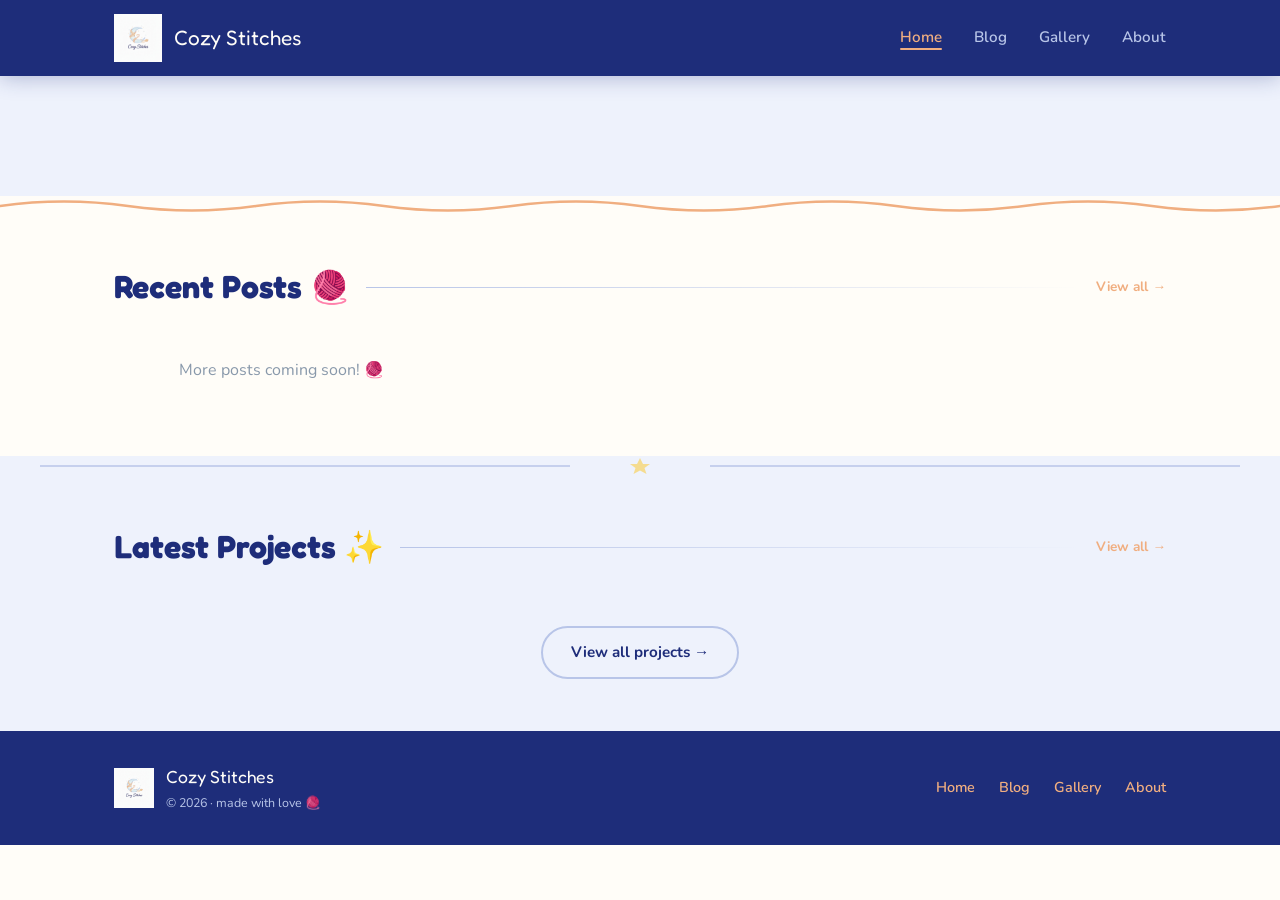
<file: index.html>
<!DOCTYPE html>
<html lang="en">
<head>
  <meta charset="UTF-8"/>
  <meta name="viewport" content="width=device-width, initial-scale=1.0"/>
  <link rel="preconnect" href="https://fonts.googleapis.com"/>
  <link href="https://fonts.googleapis.com/css2?family=Fredoka+One&family=Nunito:wght@400;600;700;800&display=swap" rel="stylesheet"/>
  <link rel="stylesheet" href="css/style.css"/>
  <title>Cozy Stitches — Home</title>
</head>
<body>
  <header>
    <nav class="navbar">
      <div class="container">
        <a href="index.html" class="nav-logo">
          <img src="[data-uri]" alt="Cozy Stitches logo"/>
          <span class="nav-logo-text">Cozy Stitches</span>
        </a>
        <ul class="nav-links"><li><a href="index.html" class="active">Home</a></li><li><a href="blog.html">Blog</a></li><li><a href="gallery.html">Gallery</a></li><li><a href="about.html">About</a></li></ul>
        <button class="hamburger" aria-label="Open menu" aria-expanded="false">
          <span></span><span></span><span></span>
        </button>
      </div>
    </nav>
    <nav class="mobile-menu"><a href="index.html" class="active">Home</a><a href="blog.html">Blog</a><a href="gallery.html">Gallery</a><a href="about.html">About</a></nav>
  </header>
  <main>
    <!-- Hero: automatically filled from POSTS[0] in content.js -->
    <section class="home-hero" id="home-hero"></section>

    <div class="wavy-divider">
      <svg width="100%" height="20" viewBox="0 0 1200 20" preserveAspectRatio="none" xmlns="http://www.w3.org/2000/svg">
        <path d="M0,10 Q60,1 120,10 Q180,19 240,10 Q300,1 360,10 Q420,19 480,10 Q540,1 600,10 Q660,19 720,10 Q780,1 840,10 Q900,19 960,10 Q1020,1 1080,10 Q1140,19 1200,10" fill="none" stroke="#F0AE80" stroke-width="2.5" stroke-linecap="round"/>
      </svg>
    </div>

    <section class="section">
      <div class="container">
        <div class="section-header">
          <h2>Recent Posts 🧶</h2>
          <div class="line"></div>
          <a href="blog.html" class="view-all">View all →</a>
        </div>
        <!-- Posts grid: automatically filled from POSTS in content.js -->
        <div class="posts-grid" id="recent-posts"></div>
      </div>
    </section>

    <div class="wavy-divider alt">
      <svg width="100%" height="20" viewBox="0 0 1200 20" preserveAspectRatio="xMidYMid meet" xmlns="http://www.w3.org/2000/svg">
        <line x1="0" y1="10" x2="530" y2="10" stroke="#B8C5E8" stroke-width="1.5"/>
        <path d="M600,2 L603,8 L610,8 L604.5,12 L606.5,18 L600,14.5 L593.5,18 L595.5,12 L590,8 L597,8Z" fill="#F5DC90"/>
        <line x1="670" y1="10" x2="1200" y2="10" stroke="#B8C5E8" stroke-width="1.5"/>
      </svg>
    </div>

    <section class="section alt">
      <div class="container">
        <div class="section-header">
          <h2>Latest Projects ✨</h2>
          <div class="line"></div>
          <a href="gallery.html" class="view-all">View all →</a>
        </div>
        <!-- Gallery preview: automatically filled from PROJECTS in content.js -->
        <div class="gallery-preview" id="gallery-preview"></div>
        <div style="text-align:center;margin-top:28px;">
          <a href="gallery.html" class="btn btn-outline">View all projects →</a>
        </div>
      </div>
    </section>
  </main>

  <footer class="footer">
    <div class="container">
      <div class="footer-logo">
        <img src="[data-uri]" alt="logo"/>
        <div>
          <div class="footer-logo-text">Cozy Stitches</div>
          <div class="footer-copy">© 2026 · made with love 🧶</div>
        </div>
      </div>
      <ul class="footer-links">
        <li><a href="index.html">Home</a></li>
        <li><a href="blog.html">Blog</a></li>
        <li><a href="gallery.html">Gallery</a></li>
        <li><a href="about.html">About</a></li>
      </ul>
    </div>
  </footer>
  <script src="js/content.js"></script>
  <script src="js/app.js"></script>
</body>
</html>
</file>
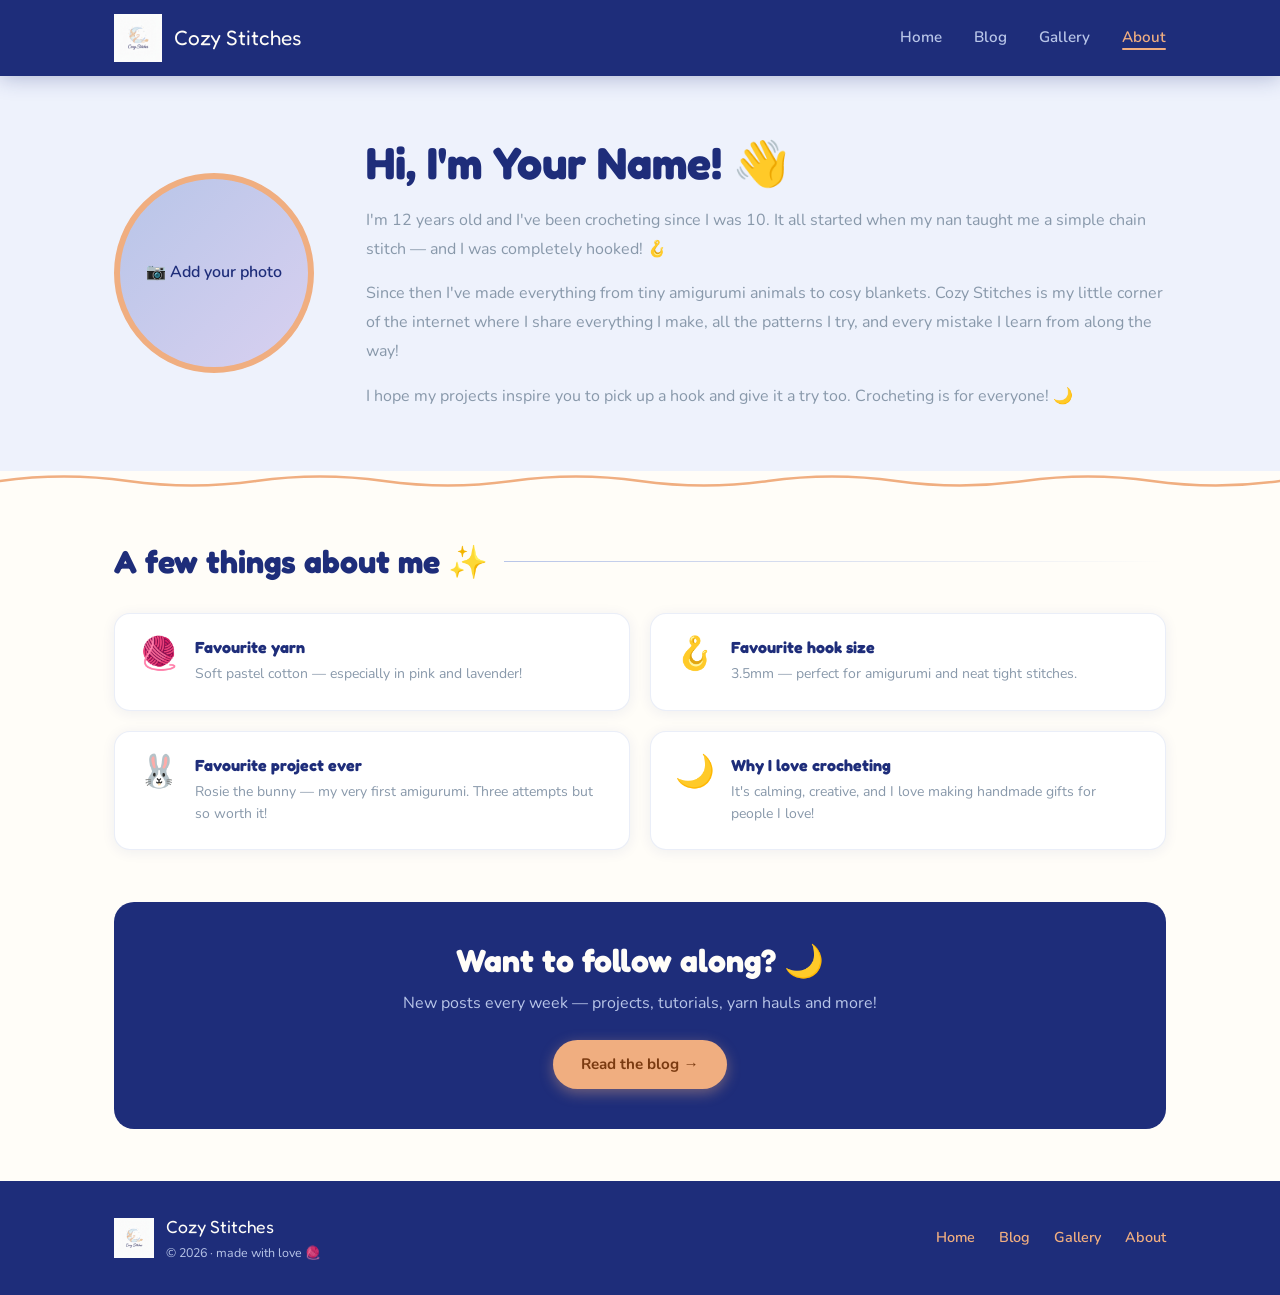
<file: about.html>
<!DOCTYPE html>
<html lang="en">
<head>
  <meta charset="UTF-8"/>
  <meta name="viewport" content="width=device-width, initial-scale=1.0"/>
  <link rel="preconnect" href="https://fonts.googleapis.com"/>
  <link href="https://fonts.googleapis.com/css2?family=Fredoka+One&family=Nunito:wght@400;600;700;800&display=swap" rel="stylesheet"/>
  <link rel="stylesheet" href="css/style.css"/>
  <title>Cozy Stitches — About</title>
</head>
<body>
  <header>
    <nav class="navbar">
      <div class="container">
        <a href="index.html" class="nav-logo">
          <img src="[data-uri]" alt="Cozy Stitches logo"/>
          <span class="nav-logo-text">Cozy Stitches</span>
        </a>
        <ul class="nav-links"><li><a href="index.html">Home</a></li><li><a href="blog.html">Blog</a></li><li><a href="gallery.html">Gallery</a></li><li><a href="about.html" class="active">About</a></li></ul>
        <button class="hamburger" aria-label="Open menu" aria-expanded="false">
          <span></span><span></span><span></span>
        </button>
      </div>
    </nav>
    <nav class="mobile-menu"><a href="index.html">Home</a><a href="blog.html">Blog</a><a href="gallery.html">Gallery</a><a href="about.html" class="active">About</a></nav>
  </header>
  <main>
    <!-- About hero: automatically filled from ABOUT in content.js -->
    <section class="about-hero" id="about-hero">
      <div class="container">
        <div class="about-photo" id="about-photo"></div>
        <div class="about-content">
          <h1 id="about-name"></h1>
          <div id="about-bio"></div>
        </div>
      </div>
    </section>

    <div class="wavy-divider">
      <svg width="100%" height="20" viewBox="0 0 1200 20" preserveAspectRatio="none" xmlns="http://www.w3.org/2000/svg">
        <path d="M0,10 Q60,1 120,10 Q180,19 240,10 Q300,1 360,10 Q420,19 480,10 Q540,1 600,10 Q660,19 720,10 Q780,1 840,10 Q900,19 960,10 Q1020,1 1080,10 Q1140,19 1200,10" fill="none" stroke="#F0AE80" stroke-width="2.5" stroke-linecap="round"/>
      </svg>
    </div>

    <section class="section">
      <div class="container">
        <div class="section-header">
          <h2>A few things about me ✨</h2>
          <div class="line"></div>
        </div>
        <!-- Facts grid: automatically filled from ABOUT.facts in content.js -->
        <div class="facts-grid" id="about-facts"></div>

        <div class="about-cta">
          <h2>Want to follow along? 🌙</h2>
          <p>New posts every week — projects, tutorials, yarn hauls and more!</p>
          <a href="blog.html" class="btn btn-primary">Read the blog →</a>
        </div>
      </div>
    </section>
  </main>

  <footer class="footer">
    <div class="container">
      <div class="footer-logo">
        <img src="[data-uri]" alt="logo"/>
        <div>
          <div class="footer-logo-text">Cozy Stitches</div>
          <div class="footer-copy">© 2026 · made with love 🧶</div>
        </div>
      </div>
      <ul class="footer-links">
        <li><a href="index.html">Home</a></li>
        <li><a href="blog.html">Blog</a></li>
        <li><a href="gallery.html">Gallery</a></li>
        <li><a href="about.html">About</a></li>
      </ul>
    </div>
  </footer>
  <script src="js/content.js"></script>
  <script src="js/app.js"></script>
</body>
</html>
</file>
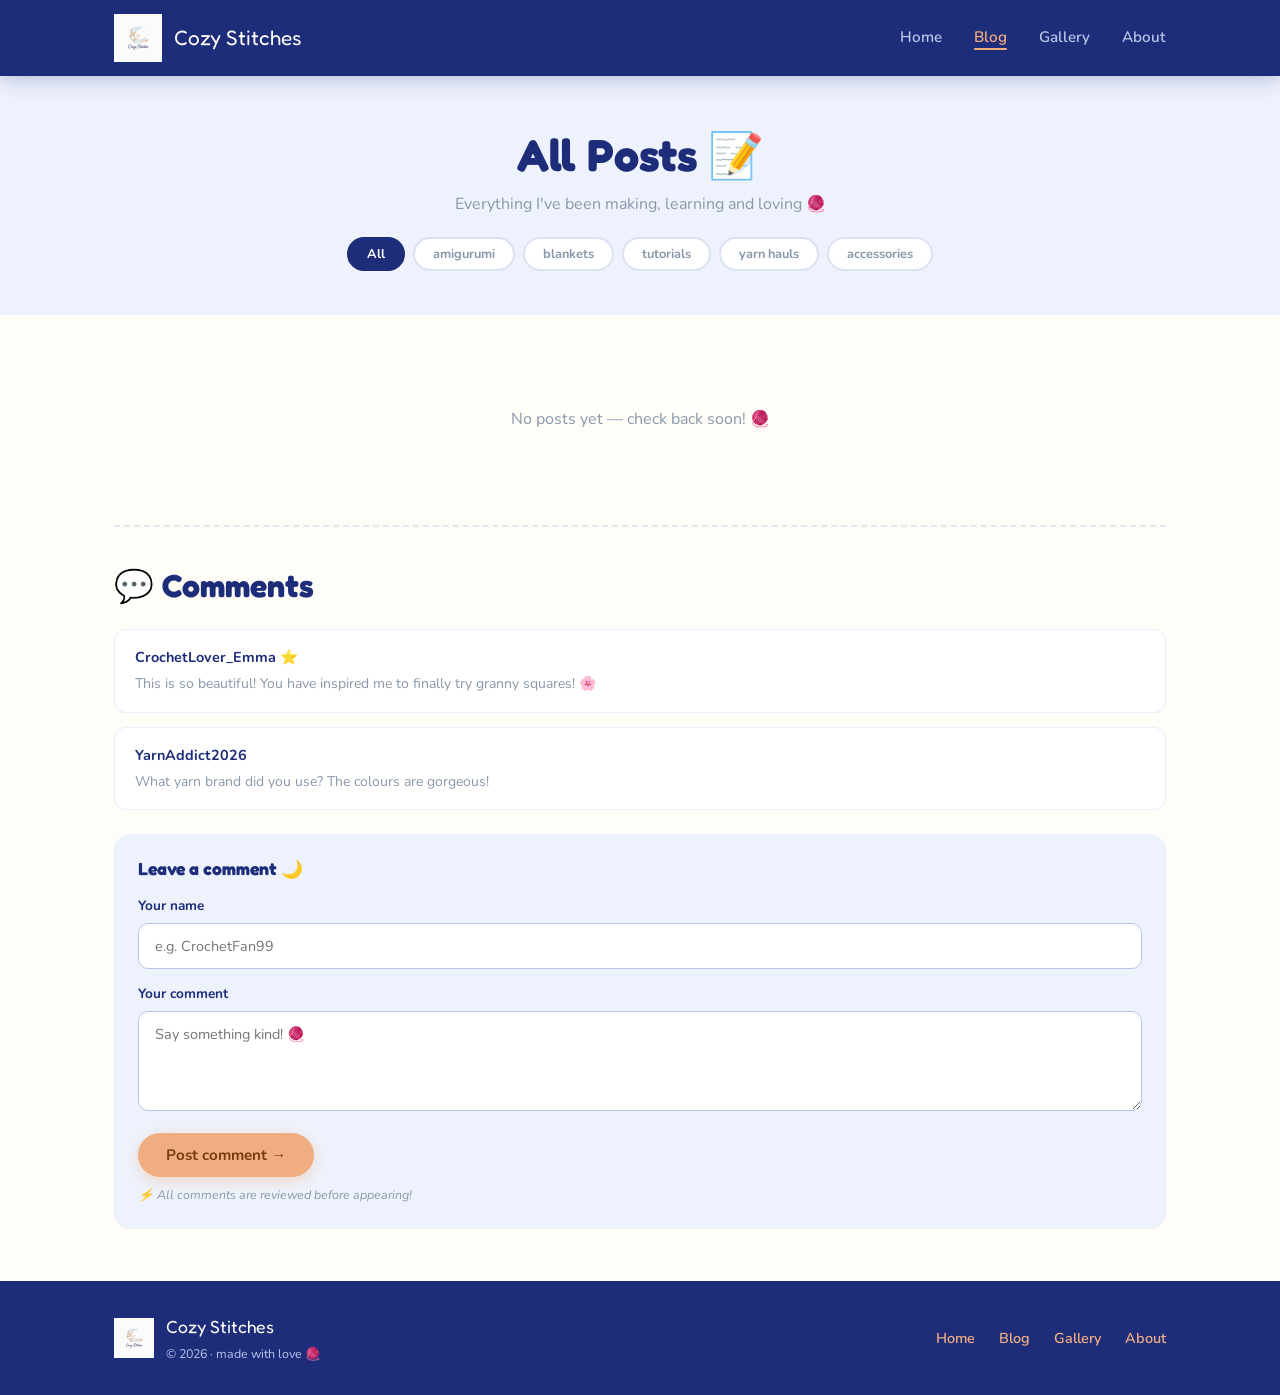
<file: blog.html>
<!DOCTYPE html>
<html lang="en">
<head>
  <meta charset="UTF-8"/>
  <meta name="viewport" content="width=device-width, initial-scale=1.0"/>
  <link rel="preconnect" href="https://fonts.googleapis.com"/>
  <link href="https://fonts.googleapis.com/css2?family=Fredoka+One&family=Nunito:wght@400;600;700;800&display=swap" rel="stylesheet"/>
  <link rel="stylesheet" href="css/style.css"/>
  <title>Cozy Stitches — Blog</title>
</head>
<body>
  <header>
    <nav class="navbar">
      <div class="container">
        <a href="index.html" class="nav-logo">
          <img src="[data-uri]" alt="Cozy Stitches logo"/>
          <span class="nav-logo-text">Cozy Stitches</span>
        </a>
        <ul class="nav-links"><li><a href="index.html">Home</a></li><li><a href="blog.html" class="active">Blog</a></li><li><a href="gallery.html">Gallery</a></li><li><a href="about.html">About</a></li></ul>
        <button class="hamburger" aria-label="Open menu" aria-expanded="false">
          <span></span><span></span><span></span>
        </button>
      </div>
    </nav>
    <nav class="mobile-menu"><a href="index.html">Home</a><a href="blog.html" class="active">Blog</a><a href="gallery.html">Gallery</a><a href="about.html">About</a></nav>
  </header>
  <main>
    <section class="page-hero">
      <div class="container">
        <h1>All Posts 📝</h1>
        <p>Everything I've been making, learning and loving 🧶</p>
        <div class="filter-bar">
          <button class="filter-btn active" data-filter="all">All</button>
          <button class="filter-btn" data-filter="amigurumi">amigurumi</button>
          <button class="filter-btn" data-filter="blankets">blankets</button>
          <button class="filter-btn" data-filter="tutorials">tutorials</button>
          <button class="filter-btn" data-filter="hauls">yarn hauls</button>
          <button class="filter-btn" data-filter="accessories">accessories</button>
        </div>
      </div>
    </section>

    <section class="section">
      <div class="container">
        <!-- Blog list: automatically filled from POSTS in content.js -->
        <div class="blog-list" id="blog-list"></div>

        <!-- Comment section -->
        <div class="comment-section">
          <h2>💬 Comments</h2>
          <div class="comment">
            <div class="comment-author">CrochetLover_Emma ⭐</div>
            <div class="comment-text">This is so beautiful! You have inspired me to finally try granny squares! 🌸</div>
          </div>
          <div class="comment">
            <div class="comment-author">YarnAddict2026</div>
            <div class="comment-text">What yarn brand did you use? The colours are gorgeous!</div>
          </div>
          <div class="comment-form">
            <h3>Leave a comment 🌙</h3>
            <form id="comment-form">
              <div class="form-group">
                <label for="comment-name">Your name</label>
                <input type="text" id="comment-name" placeholder="e.g. CrochetFan99" required/>
              </div>
              <div class="form-group">
                <label for="comment-text">Your comment</label>
                <textarea id="comment-text" placeholder="Say something kind! 🧶" required></textarea>
              </div>
              <button type="submit" class="btn btn-primary">Post comment →</button>
              <p class="moderation-note">⚡ All comments are reviewed before appearing!</p>
            </form>
          </div>
        </div>
      </div>
    </section>
  </main>

  <footer class="footer">
    <div class="container">
      <div class="footer-logo">
        <img src="[data-uri]" alt="logo"/>
        <div>
          <div class="footer-logo-text">Cozy Stitches</div>
          <div class="footer-copy">© 2026 · made with love 🧶</div>
        </div>
      </div>
      <ul class="footer-links">
        <li><a href="index.html">Home</a></li>
        <li><a href="blog.html">Blog</a></li>
        <li><a href="gallery.html">Gallery</a></li>
        <li><a href="about.html">About</a></li>
      </ul>
    </div>
  </footer>
  <script src="js/content.js"></script>
  <script src="js/app.js"></script>
</body>
</html>
</file>
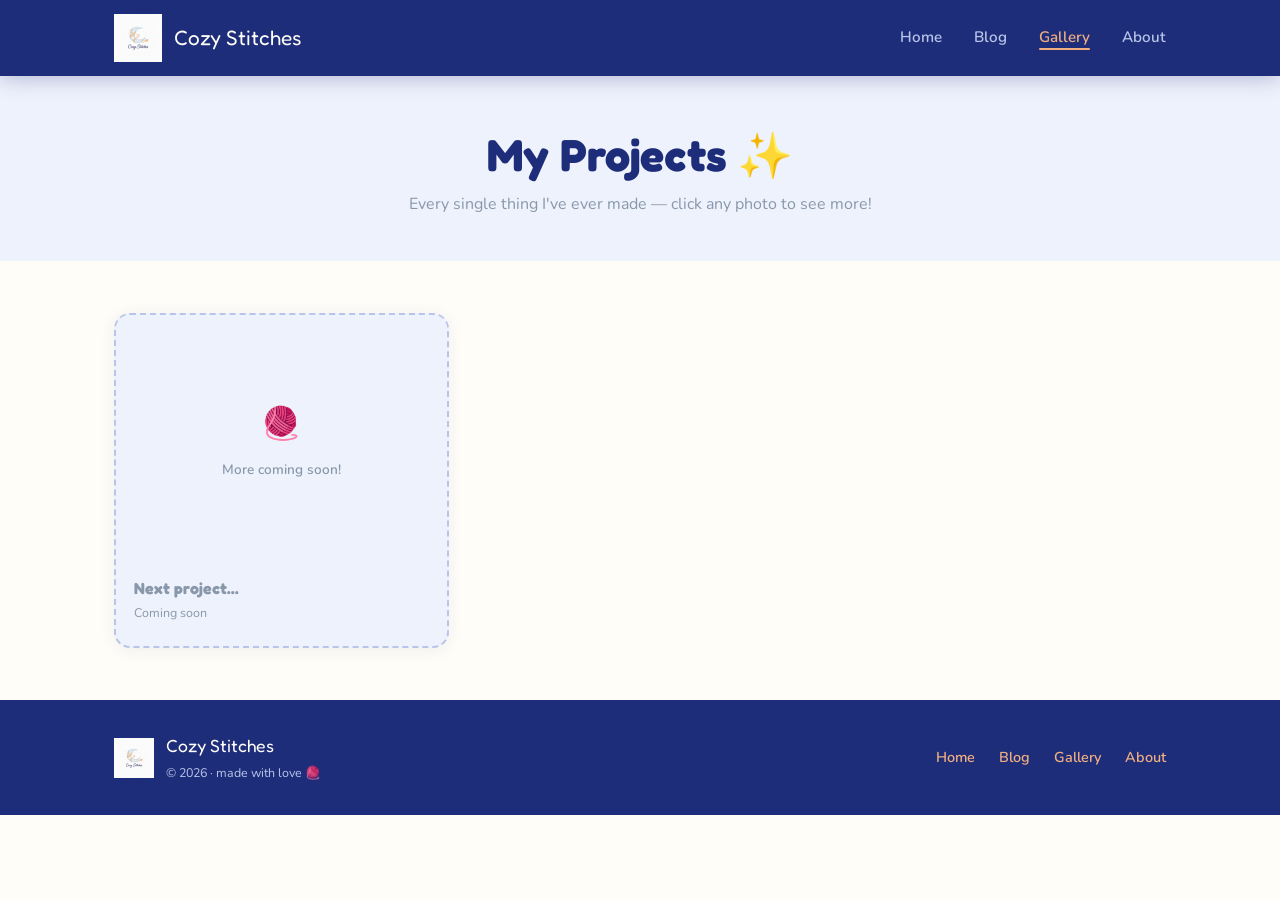
<file: gallery.html>
<!DOCTYPE html>
<html lang="en">
<head>
  <meta charset="UTF-8"/>
  <meta name="viewport" content="width=device-width, initial-scale=1.0"/>
  <link rel="preconnect" href="https://fonts.googleapis.com"/>
  <link href="https://fonts.googleapis.com/css2?family=Fredoka+One&family=Nunito:wght@400;600;700;800&display=swap" rel="stylesheet"/>
  <link rel="stylesheet" href="css/style.css"/>
  <title>Cozy Stitches — Gallery</title>
</head>
<body>
  <header>
    <nav class="navbar">
      <div class="container">
        <a href="index.html" class="nav-logo">
          <img src="[data-uri]" alt="Cozy Stitches logo"/>
          <span class="nav-logo-text">Cozy Stitches</span>
        </a>
        <ul class="nav-links"><li><a href="index.html">Home</a></li><li><a href="blog.html">Blog</a></li><li><a href="gallery.html" class="active">Gallery</a></li><li><a href="about.html">About</a></li></ul>
        <button class="hamburger" aria-label="Open menu" aria-expanded="false">
          <span></span><span></span><span></span>
        </button>
      </div>
    </nav>
    <nav class="mobile-menu"><a href="index.html">Home</a><a href="blog.html">Blog</a><a href="gallery.html" class="active">Gallery</a><a href="about.html">About</a></nav>
  </header>
  <main>
    <section class="page-hero">
      <div class="container">
        <h1>My Projects ✨</h1>
        <p>Every single thing I've ever made — click any photo to see more!</p>
      </div>
    </section>

    <section class="section">
      <div class="container">
        <!-- Gallery grid: automatically filled from PROJECTS in content.js -->
        <div class="gallery-grid" id="gallery-grid"></div>
      </div>
    </section>
  </main>

  <!-- Lightbox overlay — JavaScript fills this in when a photo is clicked -->
  <div id="lightbox" class="lightbox" role="dialog" aria-modal="true">
    <div class="lightbox-content">
      <div class="lightbox-img"></div>
      <div class="lightbox-info">
        <span class="lightbox-tag tag"></span>
        <h3 class="lightbox-title" style="margin:8px 0;"></h3>
        <p class="lightbox-desc"></p>
      </div>
    </div>
    <button class="lightbox-close" aria-label="Close">✕</button>
  </div>

  <footer class="footer">
    <div class="container">
      <div class="footer-logo">
        <img src="[data-uri]" alt="logo"/>
        <div>
          <div class="footer-logo-text">Cozy Stitches</div>
          <div class="footer-copy">© 2026 · made with love 🧶</div>
        </div>
      </div>
      <ul class="footer-links">
        <li><a href="index.html">Home</a></li>
        <li><a href="blog.html">Blog</a></li>
        <li><a href="gallery.html">Gallery</a></li>
        <li><a href="about.html">About</a></li>
      </ul>
    </div>
  </footer>
  <script src="js/content.js"></script>
  <script src="js/app.js"></script>
</body>
</html>
</file>
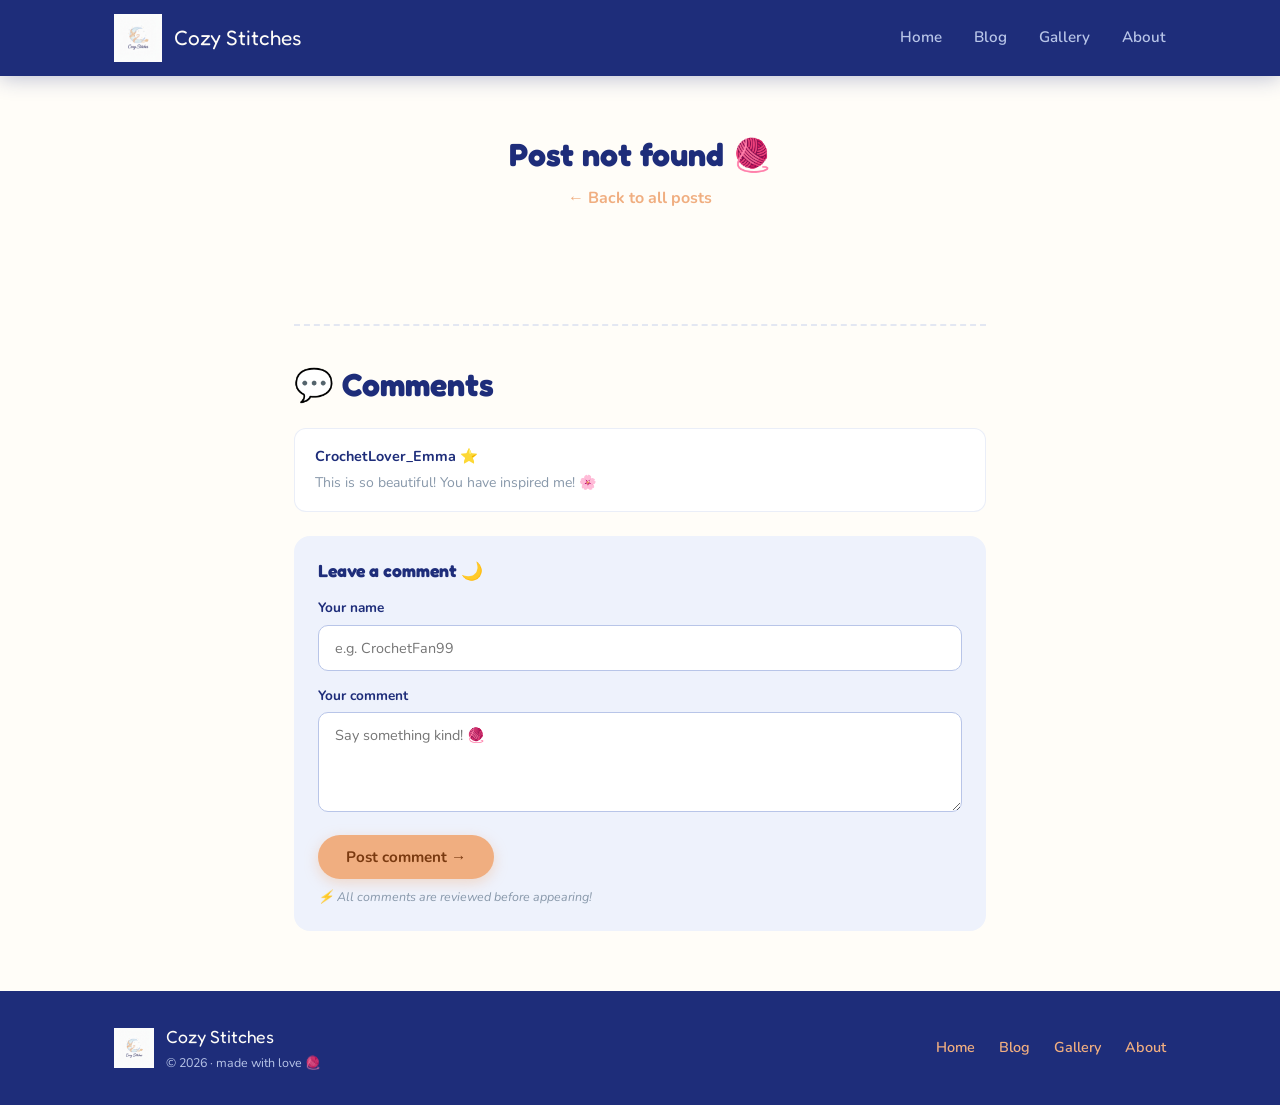
<file: post.html>
<!DOCTYPE html>
<html lang="en">
<head>
  <meta charset="UTF-8"/>
  <meta name="viewport" content="width=device-width, initial-scale=1.0"/>
  <link rel="preconnect" href="https://fonts.googleapis.com"/>
  <link href="https://fonts.googleapis.com/css2?family=Fredoka+One&family=Nunito:wght@400;600;700;800&display=swap" rel="stylesheet"/>
  <link rel="stylesheet" href="css/style.css"/>
  <title>Cozy Stitches — Post</title>
  <style>
    .post-hero-img { width:100%; max-height:420px; overflow:hidden; background:var(--cloud); }
    .post-hero-img img { width:100%; height:420px; object-fit:cover; }
    .post-hero-img .img-placeholder { height:320px; display:flex; align-items:center; justify-content:center; font-weight:600; color:var(--navy); }
    .post-body { max-width:740px; margin:0 auto; padding:48px 24px; }
    .post-meta { display:flex; align-items:center; gap:12px; margin-bottom:20px; flex-wrap:wrap; }
    .back-link { color:var(--peach); font-weight:700; font-size:0.9rem; }
    .post-date-full { font-size:0.85rem; color:var(--moon); }
    .post-title { font-size:clamp(1.6rem,4vw,2.4rem); margin-bottom:28px; }
    .post-text p { font-size:1.05rem; color:var(--grey); line-height:1.85; margin-bottom:1.4rem; }
  </style>
</head>
<body>
  <header>
    <nav class="navbar">
      <div class="container">
        <a href="index.html" class="nav-logo">
          <img src="[data-uri]" alt="Cozy Stitches logo"/>
          <span class="nav-logo-text">Cozy Stitches</span>
        </a>
        <ul class="nav-links"><li><a href="index.html">Home</a></li><li><a href="blog.html">Blog</a></li><li><a href="gallery.html">Gallery</a></li><li><a href="about.html">About</a></li></ul>
        <button class="hamburger" aria-label="Open menu" aria-expanded="false">
          <span></span><span></span><span></span>
        </button>
      </div>
    </nav>
    <nav class="mobile-menu"><a href="index.html">Home</a><a href="blog.html">Blog</a><a href="gallery.html">Gallery</a><a href="about.html">About</a></nav>
  </header>
  <main>
    <!-- Post content: automatically filled from POSTS in content.js based on URL -->
    <div id="post-content"></div>

    <!-- Comment section -->
    <div style="max-width:740px;margin:0 auto;padding:0 24px 60px;">
      <div class="comment-section">
        <h2>💬 Comments</h2>
        <div class="comment">
          <div class="comment-author">CrochetLover_Emma ⭐</div>
          <div class="comment-text">This is so beautiful! You have inspired me! 🌸</div>
        </div>
        <div class="comment-form">
          <h3>Leave a comment 🌙</h3>
          <form id="comment-form">
            <div class="form-group">
              <label for="comment-name">Your name</label>
              <input type="text" id="comment-name" placeholder="e.g. CrochetFan99" required/>
            </div>
            <div class="form-group">
              <label for="comment-text">Your comment</label>
              <textarea id="comment-text" placeholder="Say something kind! 🧶" required></textarea>
            </div>
            <button type="submit" class="btn btn-primary">Post comment →</button>
            <p class="moderation-note">⚡ All comments are reviewed before appearing!</p>
          </form>
        </div>
      </div>
    </div>
  </main>

  <footer class="footer">
    <div class="container">
      <div class="footer-logo">
        <img src="[data-uri]" alt="logo"/>
        <div>
          <div class="footer-logo-text">Cozy Stitches</div>
          <div class="footer-copy">© 2026 · made with love 🧶</div>
        </div>
      </div>
      <ul class="footer-links">
        <li><a href="index.html">Home</a></li>
        <li><a href="blog.html">Blog</a></li>
        <li><a href="gallery.html">Gallery</a></li>
        <li><a href="about.html">About</a></li>
      </ul>
    </div>
  </footer>
  <script src="js/content.js"></script>
  <script src="js/app.js"></script>
</body>
</html>
</file>
<file: css/style.css>
/* ============================================================
   COZY STITCHES — Complete Stylesheet
   ============================================================ */

:root {
  --navy:       #1E2D7A;
  --cream:      #FFFDF8;
  --cloud:      #EEF2FC;
  --moon:       #B8C5E8;
  --peach:      #F0AE80;
  --blush:      #F7D5E8;
  --yellow:     #F5DC90;
  --lavender:   #D8D0F0;
  --grey:       #8898AA;
  --peach-dark: #C07840;
}

*, *::before, *::after { box-sizing: border-box; margin: 0; padding: 0; }
html { scroll-behavior: smooth; }
body { font-family: 'Nunito', sans-serif; background: var(--cream); color: var(--grey); line-height: 1.6; font-size: 16px; }
img { max-width: 100%; display: block; }
a { text-decoration: none; color: inherit; }

h1, h2, h3, h4 { font-family: 'Fredoka One', cursive; color: var(--navy); line-height: 1.2; }
h1 { font-size: clamp(1.8rem, 4vw, 2.8rem); }
h2 { font-size: clamp(1.4rem, 3vw, 2rem); }
h3 { font-size: clamp(1.1rem, 2.5vw, 1.5rem); }
p { margin-bottom: 1rem; }
p:last-child { margin-bottom: 0; }

.container { width: 100%; max-width: 1100px; margin: 0 auto; padding: 0 24px; }

/* ── BUTTONS ── */
.btn { display: inline-block; padding: 12px 28px; border-radius: 28px; font-family: 'Nunito', sans-serif; font-weight: 700; font-size: 0.95rem; cursor: pointer; border: none; transition: transform 0.2s, box-shadow 0.2s; }
.btn:hover { transform: translateY(-2px); }
.btn-primary { background: var(--peach); color: #7A3A10; box-shadow: 0 4px 14px rgba(240,174,128,0.4); }
.btn-primary:hover { background: var(--peach-dark); }
.btn-outline { background: transparent; color: var(--navy); border: 2px solid var(--moon); }
.btn-outline:hover { background: var(--cloud); border-color: var(--navy); }

/* ── TAGS ── */
.tag { display: inline-block; font-size: 0.75rem; font-weight: 700; padding: 4px 14px; border-radius: 20px; }
.tag-amigurumi   { background: var(--blush);    color: #8B3A5E; }
.tag-blankets    { background: var(--moon);     color: var(--navy); }
.tag-tutorials   { background: var(--yellow);   color: #7A5A10; }
.tag-hauls       { background: var(--lavender); color: #4A3A7A; }
.tag-accessories { background: var(--lavender); color: #4A3A7A; }
.tag-home        { background: var(--yellow);   color: #7A5A10; }
.tag-wip         { background: var(--cloud);    color: var(--navy); }

/* ── WAVY DIVIDERS ── */
.wavy-divider { width: 100%; overflow: hidden; line-height: 0; background: var(--cream); }
.wavy-divider.alt { background: var(--cloud); }
.wavy-divider svg { display: block; width: 100%; }

/* ── NAVBAR ── */
.navbar { background: var(--navy); padding: 14px 0; position: sticky; top: 0; z-index: 1000; box-shadow: 0 2px 20px rgba(30,45,122,0.3); }
.navbar .container { display: flex; align-items: center; justify-content: space-between; }
.nav-logo { display: flex; align-items: center; gap: 12px; }
.nav-logo img { width: 48px; height: 48px; object-fit: contain; }
.nav-logo-text { font-family: 'Fredoka One', cursive; color: var(--cream); font-size: 1.3rem; }
.nav-links { display: flex; gap: 32px; list-style: none; }
.nav-links a { color: var(--moon); font-size: 0.95rem; font-weight: 600; transition: color 0.2s; position: relative; padding-bottom: 3px; }
.nav-links a:hover, .nav-links a.active { color: var(--peach); }
.nav-links a.active::after { content: ''; position: absolute; bottom: 0; left: 0; right: 0; height: 2px; background: var(--peach); border-radius: 2px; }

.hamburger { display: none; flex-direction: column; gap: 5px; background: none; border: none; cursor: pointer; padding: 4px; }
.hamburger span { display: block; width: 24px; height: 2.5px; background: var(--peach); border-radius: 3px; transition: all 0.3s; }

.mobile-menu { display: none; background: #152060; padding: 0; max-height: 0; overflow: hidden; transition: max-height 0.3s ease, padding 0.3s ease; }
.mobile-menu.open { max-height: 300px; padding: 12px 0; }
.mobile-menu a { display: block; color: var(--moon); font-weight: 600; font-size: 0.95rem; padding: 12px 24px; border-bottom: 1px solid rgba(255,255,255,0.08); }
.mobile-menu a:hover, .mobile-menu a.active { color: var(--peach); background: rgba(240,174,128,0.08); }

/* ── PAGE HERO ── */
.page-hero { background: var(--cloud); padding: 52px 0 44px; text-align: center; }
.page-hero h1 { margin-bottom: 10px; }
.page-hero p { font-size: 1rem; color: var(--grey); max-width: 500px; margin: 0 auto; }

/* ── SECTION HEADER ── */
.section-header { display: flex; align-items: center; gap: 16px; margin-bottom: 32px; }
.section-header h2 { white-space: nowrap; }
.section-header .line { flex: 1; height: 1px; background: linear-gradient(to right, var(--moon), transparent); }
.section-header .view-all { font-size: 0.85rem; color: var(--peach); font-weight: 700; white-space: nowrap; }

/* ── HOME HERO ── */
.home-hero { background: var(--cloud); padding: 60px 0; }
.home-hero .container { display: grid; grid-template-columns: 1fr 1fr; gap: 52px; align-items: center; }
.hero-image { border-radius: 20px; overflow: hidden; box-shadow: 0 8px 32px rgba(30,45,122,0.15); aspect-ratio: 4/3; background: linear-gradient(135deg, var(--moon), var(--lavender)); display: flex; align-items: center; justify-content: center; color: var(--navy); font-weight: 600; }
.hero-image img { width: 100%; height: 100%; object-fit: cover; }
.hero-eyebrow { display: inline-flex; align-items: center; gap: 6px; background: var(--blush); color: #8B3A5E; font-size: 0.8rem; font-weight: 700; padding: 5px 14px; border-radius: 20px; margin-bottom: 16px; }
.hero-content h1 { margin-bottom: 14px; }
.hero-meta { display: flex; align-items: center; gap: 10px; margin-bottom: 16px; }
.hero-date { font-size: 0.85rem; color: var(--moon); }
.hero-excerpt { color: var(--grey); margin-bottom: 28px; font-size: 1rem; line-height: 1.75; }

/* ── SECTIONS ── */
.section { padding: 52px 0; }
.section.alt { background: var(--cloud); }

/* ── POST CARDS ── */
.posts-grid { display: grid; grid-template-columns: repeat(3, 1fr); gap: 24px; }
.post-card { background: #fff; border-radius: 16px; overflow: hidden; box-shadow: 0 2px 16px rgba(30,45,122,0.07); border: 1px solid rgba(184,197,232,0.3); transition: transform 0.25s, box-shadow 0.25s; }
.post-card:hover { transform: translateY(-4px); box-shadow: 0 8px 28px rgba(30,45,122,0.13); }
.post-card-img { aspect-ratio: 16/9; background: linear-gradient(135deg, var(--moon), var(--lavender)); display: flex; align-items: center; justify-content: center; color: var(--navy); font-weight: 600; overflow: hidden; }
.post-card-img img { width: 100%; height: 100%; object-fit: cover; }
.post-card-body { padding: 18px 20px; }
.post-card-body .tag { margin-bottom: 10px; }
.post-card-body h3 { margin-bottom: 8px; font-size: 1.1rem; }
.post-card-body p { font-size: 0.875rem; color: var(--grey); line-height: 1.65; margin-bottom: 14px; }
.post-card-footer { display: flex; justify-content: space-between; align-items: center; }
.post-date { font-size: 0.78rem; color: var(--moon); }
.read-more { font-size: 0.85rem; color: var(--peach); font-weight: 700; }

/* ── GALLERY PREVIEW (HOME) ── */
.gallery-preview { display: grid; grid-template-columns: repeat(4, 1fr); gap: 16px; }
.gallery-item { border-radius: 14px; overflow: hidden; position: relative; cursor: pointer; box-shadow: 0 2px 12px rgba(30,45,122,0.08); aspect-ratio: 1; background: linear-gradient(135deg, var(--moon), var(--cloud)); display: flex; align-items: center; justify-content: center; color: var(--navy); font-weight: 600; font-size: 0.8rem; transition: transform 0.25s; }
.gallery-item:hover { transform: scale(1.03); }
.gallery-item img { width: 100%; height: 100%; object-fit: cover; }
.gallery-overlay { position: absolute; bottom: 0; left: 0; right: 0; background: linear-gradient(transparent, rgba(30,45,122,0.65)); padding: 24px 12px 10px; transform: translateY(100%); transition: transform 0.3s; }
.gallery-item:hover .gallery-overlay { transform: translateY(0); }
.gallery-overlay span { font-family: 'Fredoka One', cursive; color: #fff; font-size: 0.85rem; }

/* ── BLOG PAGE ── */
.filter-bar { display: flex; gap: 8px; justify-content: center; flex-wrap: wrap; margin-top: 20px; }
.filter-btn { padding: 6px 18px; border-radius: 20px; font-family: 'Nunito', sans-serif; font-weight: 700; font-size: 0.8rem; cursor: pointer; border: 2px solid rgba(184,197,232,0.5); background: #fff; color: var(--grey); transition: all 0.2s; }
.filter-btn.active, .filter-btn:hover { background: var(--navy); color: #fff; border-color: var(--navy); }

.blog-list { display: flex; flex-direction: column; gap: 24px; }
.blog-card { display: grid; grid-template-columns: 280px 1fr; background: #fff; border-radius: 16px; overflow: hidden; box-shadow: 0 2px 16px rgba(30,45,122,0.07); border: 1px solid rgba(184,197,232,0.3); transition: transform 0.25s, box-shadow 0.25s; }
.blog-card:hover { transform: translateY(-3px); box-shadow: 0 8px 28px rgba(30,45,122,0.12); }
.blog-card-img { background: linear-gradient(135deg, var(--moon), var(--lavender)); display: flex; align-items: center; justify-content: center; color: var(--navy); font-weight: 600; min-height: 200px; overflow: hidden; }
.blog-card-img img { width: 100%; height: 100%; object-fit: cover; }
.blog-card-content { padding: 28px; display: flex; flex-direction: column; justify-content: center; }
.blog-card-meta { display: flex; align-items: center; gap: 10px; margin-bottom: 12px; }
.blog-card-meta .date { font-size: 0.8rem; color: var(--moon); }
.blog-card-content h2 { font-size: 1.4rem; margin-bottom: 10px; }
.blog-card-content p { font-size: 0.9rem; color: var(--grey); line-height: 1.7; margin-bottom: 18px; }

/* ── GALLERY PAGE ── */
.gallery-grid { display: grid; grid-template-columns: repeat(3, 1fr); gap: 24px; }
.gal-card { background: #fff; border-radius: 16px; overflow: hidden; box-shadow: 0 2px 16px rgba(30,45,122,0.07); border: 1px solid rgba(184,197,232,0.3); cursor: pointer; transition: transform 0.25s, box-shadow 0.25s; }
.gal-card:hover { transform: translateY(-4px); box-shadow: 0 8px 28px rgba(30,45,122,0.13); }
.gal-card-img { aspect-ratio: 4/3; background: linear-gradient(135deg, var(--moon), var(--lavender)); display: flex; align-items: center; justify-content: center; color: var(--navy); font-weight: 600; overflow: hidden; }
.gal-card-img img { width: 100%; height: 100%; object-fit: cover; transition: transform 0.3s; }
.gal-card:hover .gal-card-img img { transform: scale(1.05); }
.gal-card-body { padding: 16px 18px; }
.gal-card-body h3 { font-size: 1rem; margin-bottom: 4px; }
.gal-card-body .gal-meta { font-size: 0.78rem; color: var(--grey); margin-bottom: 8px; }

.gal-card.coming-soon { background: var(--cloud); border: 2px dashed var(--moon); cursor: default; }
.gal-card.coming-soon:hover { transform: none; box-shadow: 0 2px 16px rgba(30,45,122,0.07); }

/* ── LIGHTBOX ── */
.lightbox { display: none; position: fixed; top: 0; left: 0; right: 0; bottom: 0; background: rgba(10,15,50,0.85); z-index: 9999; align-items: center; justify-content: center; padding: 20px; }
.lightbox.open { display: flex; }
.lightbox-content { background: var(--cream); border-radius: 20px; overflow: hidden; max-width: 700px; width: 100%; box-shadow: 0 20px 60px rgba(0,0,0,0.4); }
.lightbox-img { width: 100%; aspect-ratio: 4/3; background: linear-gradient(135deg, var(--moon), var(--lavender)); display: flex; align-items: center; justify-content: center; color: var(--navy); font-weight: 600; overflow: hidden; }
.lightbox-img img { width: 100%; height: 100%; object-fit: cover; }
.lightbox-info { padding: 24px 28px; }
.lightbox-info h3 { font-size: 1.4rem; margin-bottom: 8px; }
.lightbox-info p { font-size: 0.9rem; color: var(--grey); line-height: 1.7; }
.lightbox-close { position: absolute; top: 20px; right: 20px; background: var(--cream); border: none; border-radius: 50%; width: 40px; height: 40px; font-size: 1.2rem; cursor: pointer; display: flex; align-items: center; justify-content: center; box-shadow: 0 2px 10px rgba(0,0,0,0.2); }

/* ── ABOUT ── */
.about-hero { background: var(--cloud); padding: 60px 0; }
.about-hero .container { display: grid; grid-template-columns: auto 1fr; gap: 52px; align-items: center; }
.about-photo { width: 200px; height: 200px; border-radius: 50%; background: linear-gradient(135deg, var(--moon), var(--lavender)); border: 6px solid var(--peach); overflow: hidden; display: flex; align-items: center; justify-content: center; font-weight: 600; color: var(--navy); flex-shrink: 0; }
.about-photo img { width: 100%; height: 100%; object-fit: cover; }
.about-content h1 { margin-bottom: 16px; }
.about-content p { font-size: 1rem; color: var(--grey); line-height: 1.8; }

.facts-grid { display: grid; grid-template-columns: repeat(2, 1fr); gap: 20px; }
.fact-card { background: #fff; border-radius: 16px; padding: 24px; box-shadow: 0 2px 14px rgba(30,45,122,0.07); border: 1px solid rgba(184,197,232,0.3); display: flex; gap: 16px; align-items: flex-start; }
.fact-emoji { font-size: 2rem; flex-shrink: 0; line-height: 1; }
.fact-text h3 { font-size: 1rem; margin-bottom: 6px; }
.fact-text p { font-size: 0.875rem; color: var(--grey); line-height: 1.6; }

.about-cta { background: var(--navy); border-radius: 20px; padding: 40px; text-align: center; margin-top: 52px; }
.about-cta h2 { color: var(--cream); margin-bottom: 10px; }
.about-cta p { color: var(--moon); margin-bottom: 24px; }

/* ── COMMENTS ── */
.comment-section { margin-top: 52px; padding-top: 40px; border-top: 2px dashed rgba(184,197,232,0.4); }
.comment-section h2 { margin-bottom: 24px; }
.comment { background: #fff; border-radius: 12px; padding: 16px 20px; margin-bottom: 14px; border: 1px solid rgba(184,197,232,0.3); }
.comment-author { font-weight: 700; color: var(--navy); font-size: 0.9rem; margin-bottom: 4px; }
.comment-text { font-size: 0.875rem; color: var(--grey); line-height: 1.6; }
.comment-form { background: var(--cloud); border-radius: 16px; padding: 24px; margin-top: 24px; }
.comment-form h3 { margin-bottom: 16px; font-size: 1.1rem; }
.form-group { margin-bottom: 14px; }
.form-group label { display: block; font-size: 0.85rem; font-weight: 700; color: var(--navy); margin-bottom: 6px; }
.form-group input, .form-group textarea { width: 100%; padding: 12px 16px; border-radius: 10px; border: 1.5px solid var(--moon); font-family: 'Nunito', sans-serif; font-size: 0.9rem; background: #fff; color: var(--navy); }
.form-group input:focus, .form-group textarea:focus { outline: none; border-color: var(--peach); }
.form-group textarea { height: 100px; resize: vertical; }
.moderation-note { font-size: 0.78rem; color: var(--grey); margin-top: 8px; font-style: italic; }

/* ── FOOTER ── */
.footer { background: var(--navy); padding: 32px 0; }
.footer .container { display: flex; justify-content: space-between; align-items: center; }
.footer-logo { display: flex; align-items: center; gap: 12px; }
.footer-logo img { width: 40px; height: 40px; object-fit: contain; }
.footer-logo-text { font-family: 'Fredoka One', cursive; color: var(--cream); font-size: 1.1rem; }
.footer-copy { font-size: 0.78rem; color: var(--moon); margin-top: 2px; }
.footer-links { display: flex; gap: 24px; list-style: none; }
.footer-links a { color: var(--peach); font-size: 0.9rem; font-weight: 600; }

/* ── IMAGE PLACEHOLDER ── */
.img-placeholder { width: 100%; height: 100%; min-height: 180px; display: flex; align-items: center; justify-content: center; font-size: 0.9rem; font-weight: 600; color: var(--navy); text-align: center; }

/* ══════════════════════════════════════════════════════════
   RESPONSIVE — TABLET (900px and below)
   ══════════════════════════════════════════════════════════ */
@media (max-width: 900px) {
  .nav-links { display: none; }
  .hamburger { display: flex; }
  .mobile-menu { display: block; }
  .home-hero .container { grid-template-columns: 1fr; gap: 28px; }
  .posts-grid { grid-template-columns: repeat(2, 1fr); }
  .gallery-preview { grid-template-columns: repeat(2, 1fr); }
  .blog-card { grid-template-columns: 1fr; }
  .blog-card-img { min-height: 200px; }
  .gallery-grid { grid-template-columns: repeat(2, 1fr); }
  .about-hero .container { grid-template-columns: 1fr; text-align: center; }
  .about-photo { margin: 0 auto; }
  .footer .container { flex-direction: column; gap: 20px; text-align: center; }
  .footer-links { justify-content: center; }
}

/* ══════════════════════════════════════════════════════════
   RESPONSIVE — MOBILE (600px and below)
   ══════════════════════════════════════════════════════════ */
@media (max-width: 600px) {
  .section { padding: 36px 0; }
  .home-hero { padding: 36px 0; }
  .page-hero { padding: 36px 0 28px; }
  .posts-grid { grid-template-columns: 1fr; }
  .facts-grid { grid-template-columns: 1fr; }
  .about-cta { padding: 28px 20px; }
  .section-header { flex-wrap: wrap; gap: 8px; }
  .blog-card-content { padding: 20px; }
  .about-hero { padding: 36px 0; }
  .about-photo { width: 140px; height: 140px; }
}

/* ── SINGLE POST PAGE ── */
.post-hero-img { width:100%; max-height:420px; overflow:hidden; background:var(--cloud); }
.post-hero-img img { width:100%; height:420px; object-fit:cover; display:block; }
.post-body { max-width:740px; margin:0 auto; padding:48px 24px 60px; }
.post-meta { display:flex; align-items:center; gap:12px; margin-bottom:20px; flex-wrap:wrap; }
.back-link { color:var(--peach); font-weight:700; font-size:0.9rem; }
.back-link:hover { color:var(--peach-dark); }
.post-date-full { font-size:0.85rem; color:var(--moon); }
.post-title { font-size:clamp(1.6rem,4vw,2.4rem); margin-bottom:28px; }
.post-text p { font-size:1.05rem; color:var(--grey); line-height:1.85; margin-bottom:1.4rem; }
</file>
